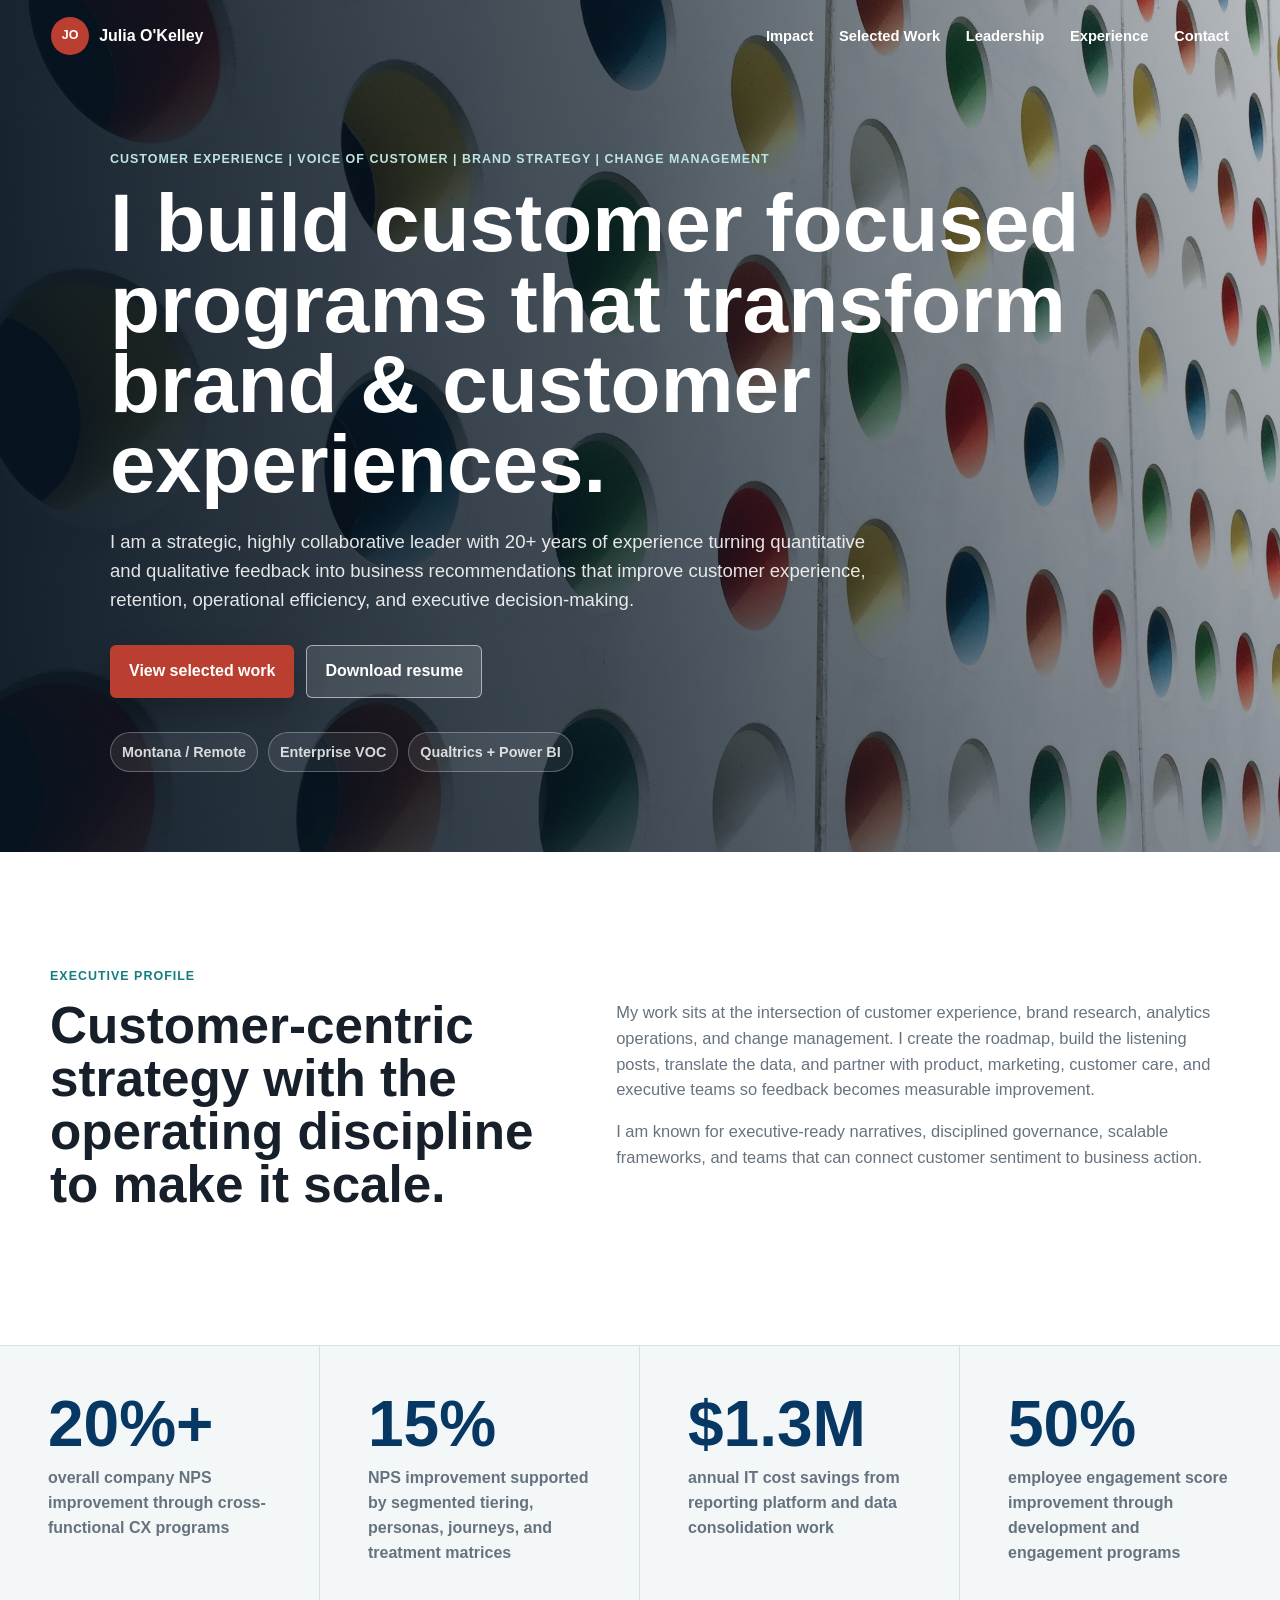
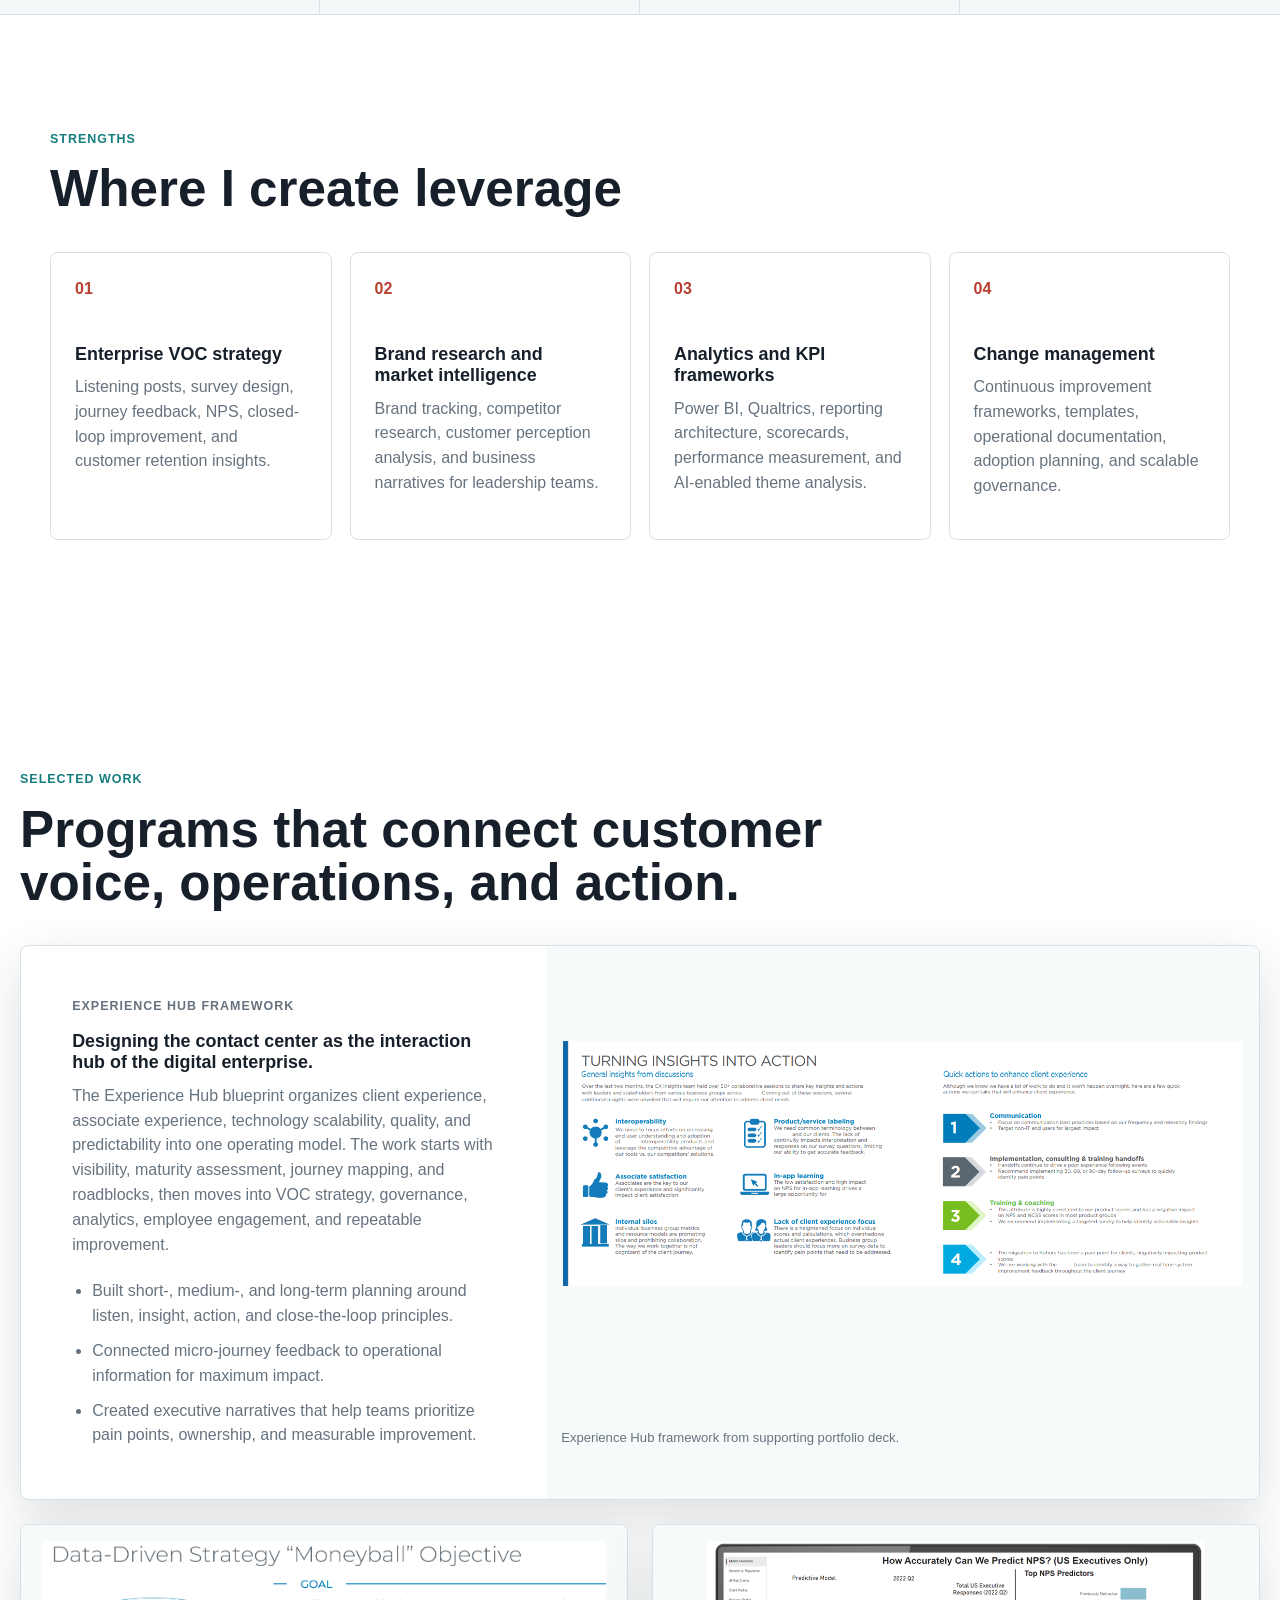
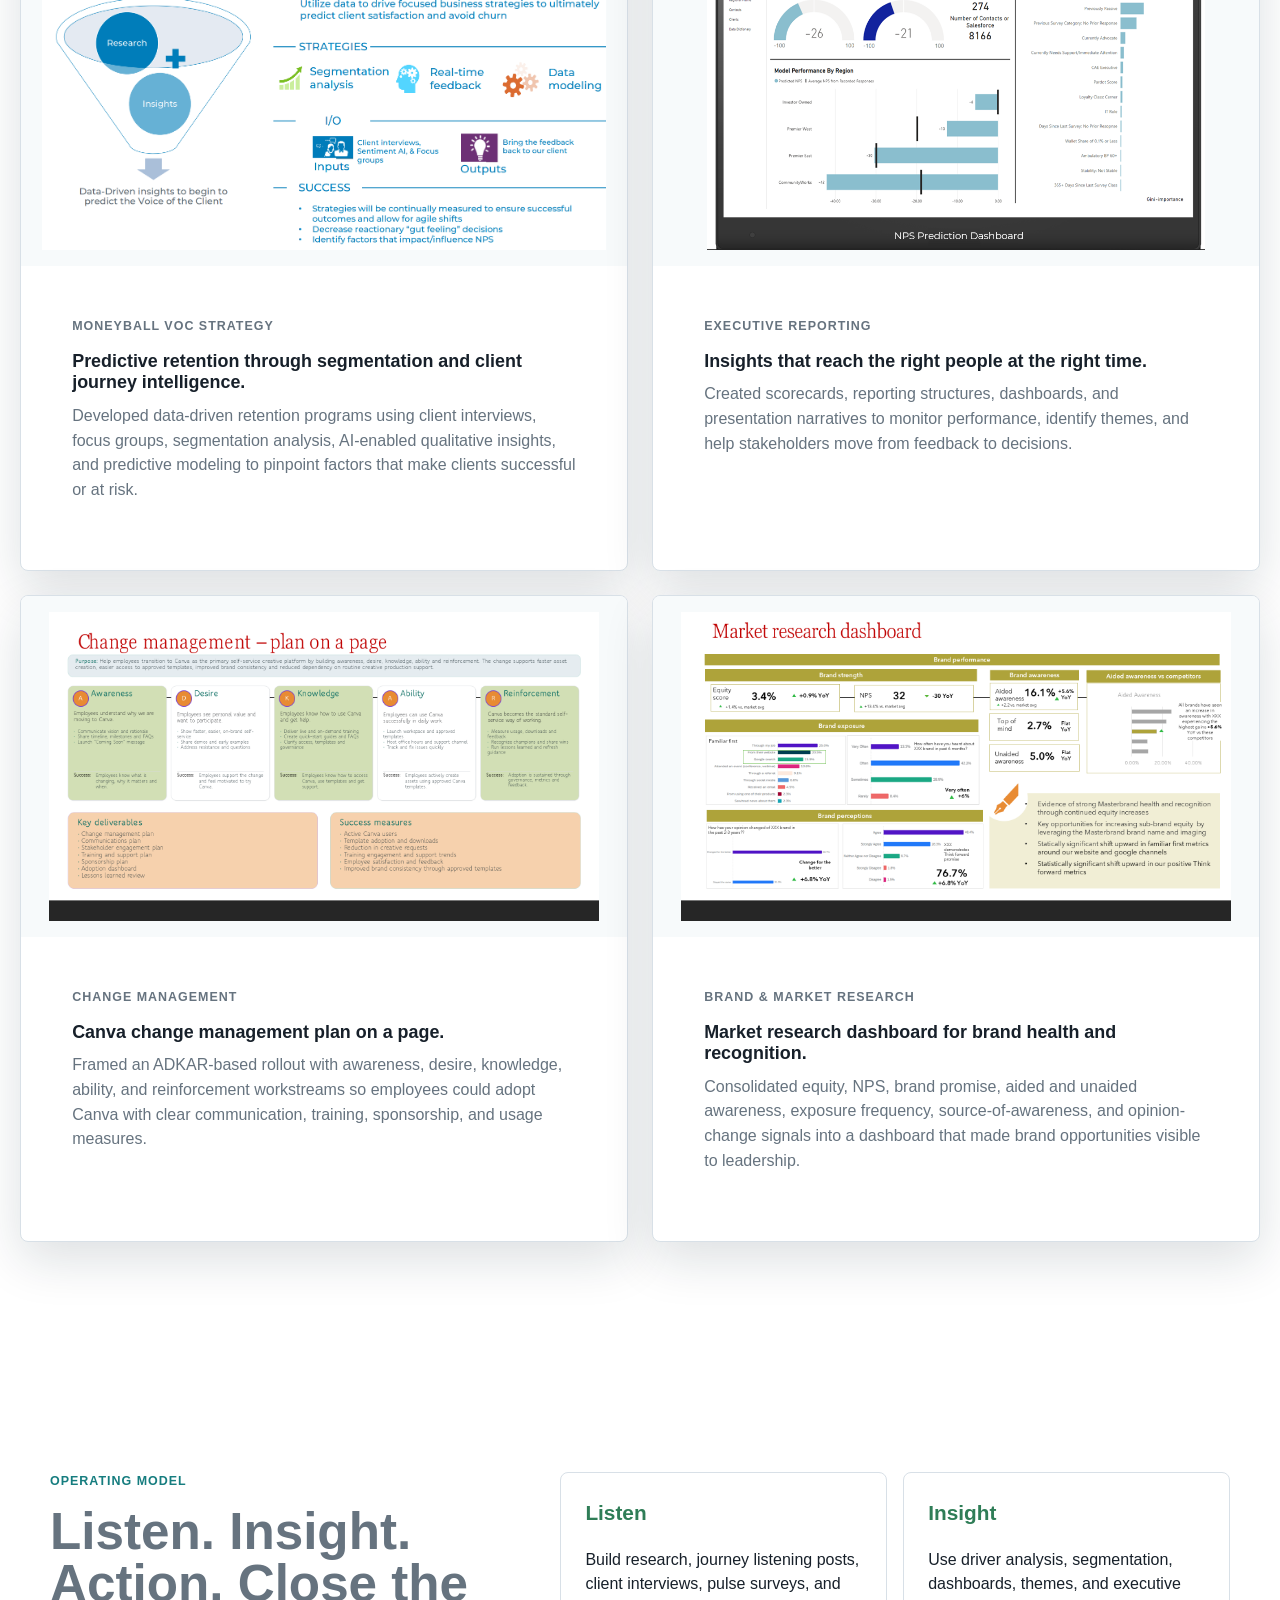
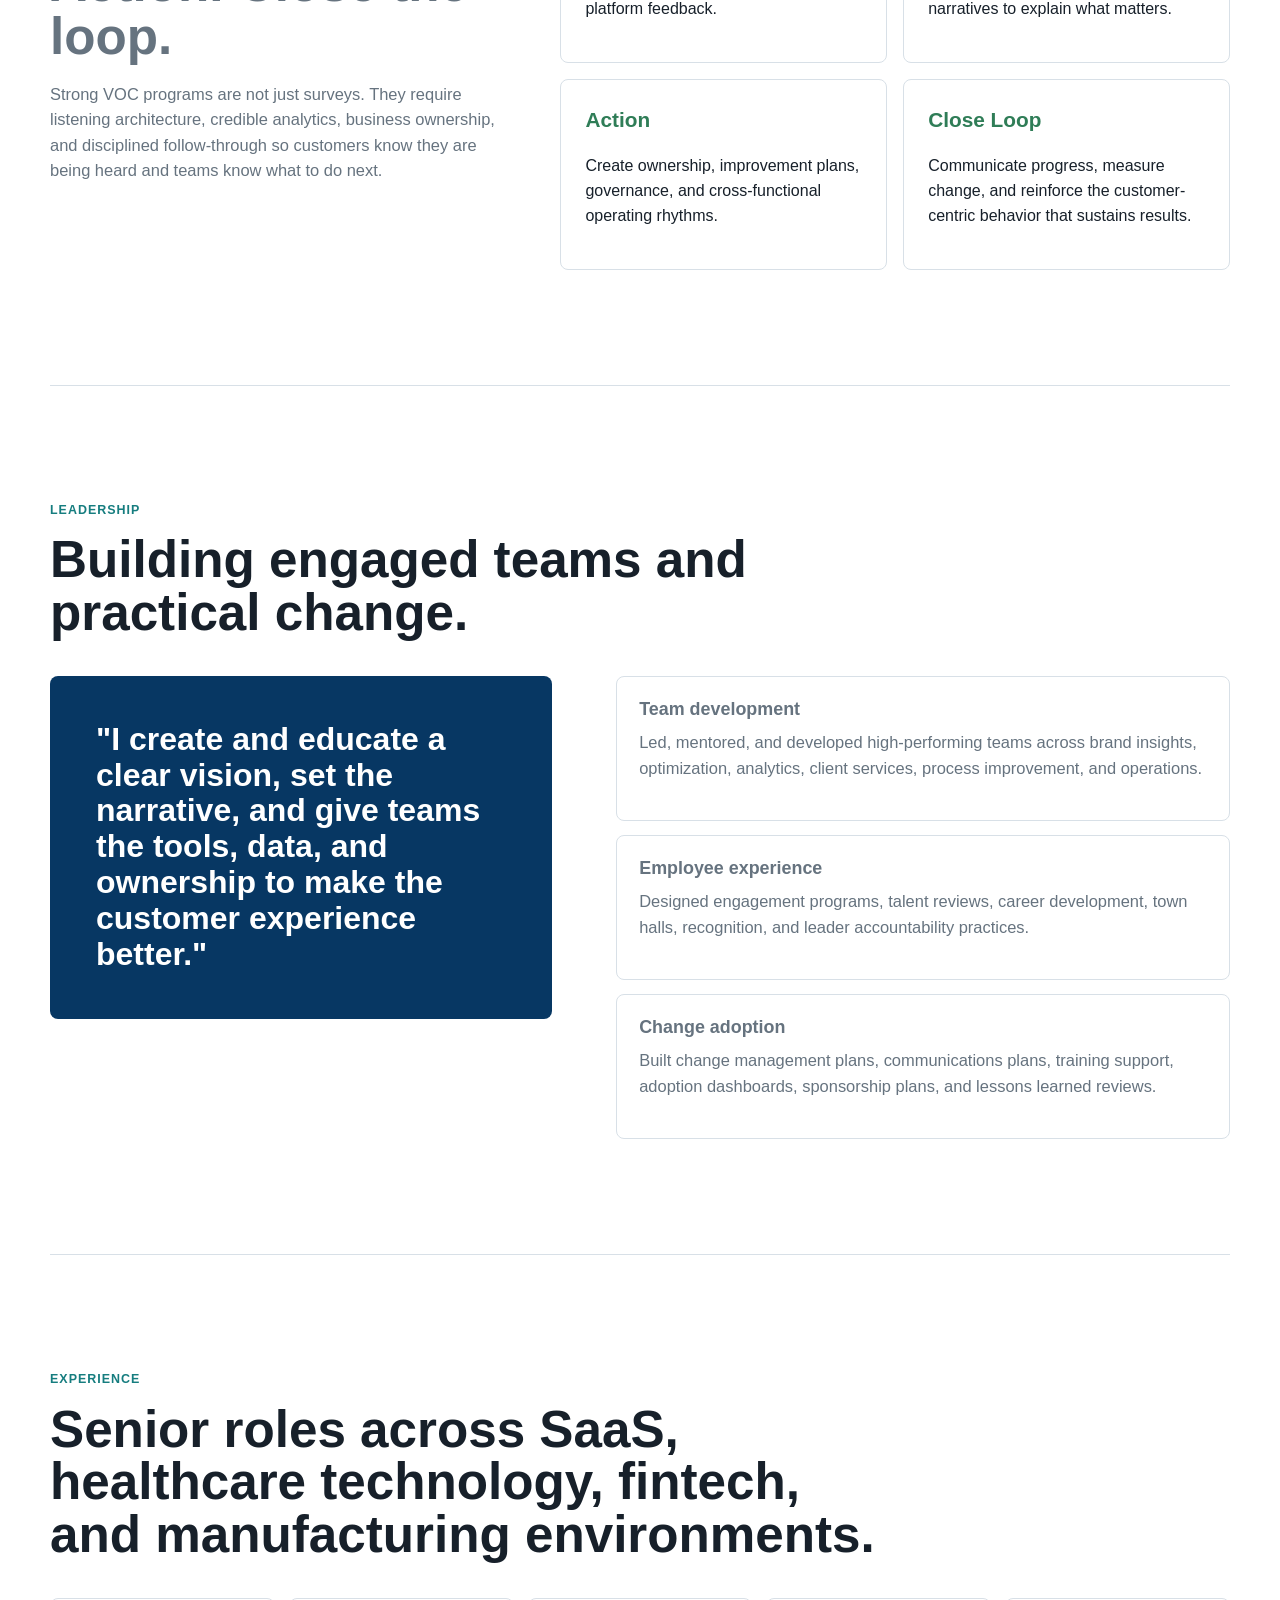
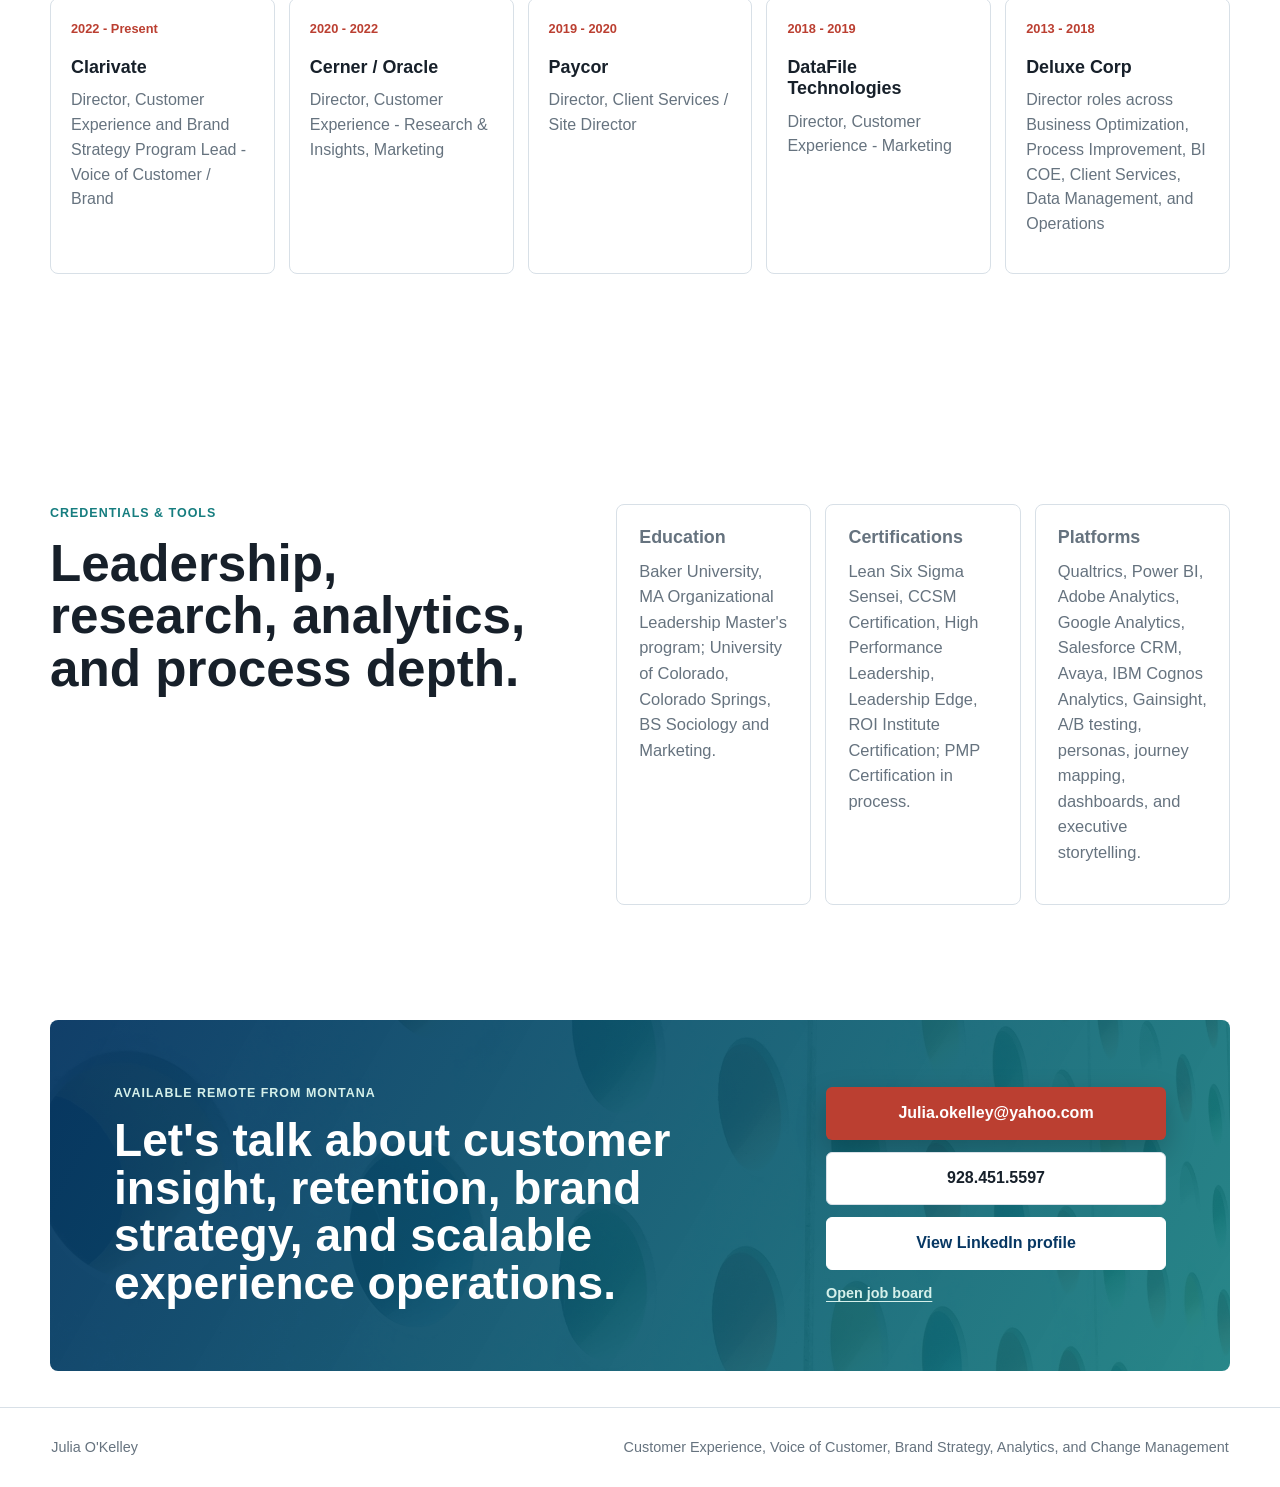
<file: index.html>
<!doctype html>
<html lang="en">
  <head>
    <meta charset="utf-8">
    <meta name="viewport" content="width=device-width, initial-scale=1">
    <title>Julia O'Kelley | Customer Experience & Voice of Customer Leader</title>
    <meta name="description" content="Executive portfolio for Julia O'Kelley, a Customer Experience, Voice of Customer, brand strategy, analytics, and change management leader.">
    <link rel="stylesheet" href="styles.css?v=20260831-layout">
  </head>
  <body>
    <header class="site-header" data-header>
      <a class="brand" href="#top" aria-label="Julia O'Kelley home">
        <span class="brand-mark">JO</span>
        <span>Julia O'Kelley</span>
      </a>
      <button class="nav-toggle" type="button" data-nav-toggle aria-label="Open navigation" aria-expanded="false">
        <span></span>
        <span></span>
      </button>
      <nav class="site-nav" data-nav>
        <a href="#impact">Impact</a>
        <a href="#work">Selected Work</a>
        <a href="#leadership">Leadership</a>
        <a href="#experience">Experience</a>
        <a href="#contact">Contact</a>
      </nav>
    </header>

    <main id="top">
      <section class="hero">
        <img class="hero-image" src="assets/deck-media/image3.jpeg" alt="">
        <div class="hero-overlay"></div>
        <div class="hero-content">
          <p class="eyebrow">Customer Experience | Voice of Customer | Brand Strategy | Change Management</p>
          <h1>I build customer focused programs that transform brand &amp; customer experiences.</h1>
          <p class="hero-copy">
            I am a strategic, highly collaborative leader with 20+ years of experience turning quantitative and qualitative feedback into business recommendations that improve customer experience, retention, operational efficiency, and executive decision-making.
          </p>
          <div class="hero-actions">
            <a class="button primary" href="#work">View selected work</a>
            <a class="button secondary" href="Julia_OKelley_Updated_Resume.docx">Download resume</a>
          </div>
          <div class="hero-meta" aria-label="Professional highlights">
            <span>Montana / Remote</span>
            <span>Enterprise VOC</span>
            <span>Qualtrics + Power BI</span>
          </div>
        </div>
      </section>

      <section class="section intro-section" aria-label="Portfolio overview">
        <div class="section-kicker">Executive Profile</div>
        <div class="intro-grid">
          <h2>Customer-centric strategy with the operating discipline to make it scale.</h2>
          <div class="intro-copy">
            <p>
              My work sits at the intersection of customer experience, brand research, analytics operations, and change management. I create the roadmap, build the listening posts, translate the data, and partner with product, marketing, customer care, and executive teams so feedback becomes measurable improvement.
            </p>
            <p>
              I am known for executive-ready narratives, disciplined governance, scalable frameworks, and teams that can connect customer sentiment to business action.
            </p>
          </div>
        </div>
      </section>

      <section class="metric-band" id="impact" aria-label="Selected impact metrics">
        <article>
          <strong>20%+</strong>
          <span>overall company NPS improvement through cross-functional CX programs</span>
        </article>
        <article>
          <strong>15%</strong>
          <span>NPS improvement supported by segmented tiering, personas, journeys, and treatment matrices</span>
        </article>
        <article>
          <strong>$1.3M</strong>
          <span>annual IT cost savings from reporting platform and data consolidation work</span>
        </article>
        <article>
          <strong>50%</strong>
          <span>employee engagement score improvement through development and engagement programs</span>
        </article>
      </section>

      <section class="section capability-section">
        <div class="section-heading">
          <div class="section-kicker">Strengths</div>
          <h2>Where I create leverage</h2>
        </div>
        <div class="capability-grid">
          <article class="capability-card">
            <span>01</span>
            <h3>Enterprise VOC strategy</h3>
            <p>Listening posts, survey design, journey feedback, NPS, closed-loop improvement, and customer retention insights.</p>
          </article>
          <article class="capability-card">
            <span>02</span>
            <h3>Brand research and market intelligence</h3>
            <p>Brand tracking, competitor research, customer perception analysis, and business narratives for leadership teams.</p>
          </article>
          <article class="capability-card">
            <span>03</span>
            <h3>Analytics and KPI frameworks</h3>
            <p>Power BI, Qualtrics, reporting architecture, scorecards, performance measurement, and AI-enabled theme analysis.</p>
          </article>
          <article class="capability-card">
            <span>04</span>
            <h3>Change management</h3>
            <p>Continuous improvement frameworks, templates, operational documentation, adoption planning, and scalable governance.</p>
          </article>
        </div>
      </section>

      <section class="section work-section" id="work">
        <div class="section-heading">
          <div class="section-kicker">Selected Work</div>
          <h2>Programs that connect customer voice, operations, and action.</h2>
        </div>

        <article class="case-study feature-case">
          <div class="case-copy">
            <p class="case-label">Experience Hub Framework</p>
            <h3>Designing the contact center as the interaction hub of the digital enterprise.</h3>
            <p>
              The Experience Hub blueprint organizes client experience, associate experience, technology scalability, quality, and predictability into one operating model. The work starts with visibility, maturity assessment, journey mapping, and roadblocks, then moves into VOC strategy, governance, analytics, employee engagement, and repeatable improvement.
            </p>
            <ul class="clean-list">
              <li>Built short-, medium-, and long-term planning around listen, insight, action, and close-the-loop principles.</li>
              <li>Connected micro-journey feedback to operational information for maximum impact.</li>
              <li>Created executive narratives that help teams prioritize pain points, ownership, and measurable improvement.</li>
            </ul>
          </div>
          <figure class="case-visual">
            <img src="assets/deck-media/image49.png" alt="Executive insight report showing customer pain points and recommended actions">
            <figcaption>Experience Hub framework from supporting portfolio deck.</figcaption>
          </figure>
        </article>

        <div class="case-grid">
          <article class="case-study">
            <figure class="case-visual compact">
              <img src="assets/deck-media/image46.png" alt="Moneyball data-driven strategy objective slide">
            </figure>
            <div class="case-copy">
              <p class="case-label">Moneyball VOC Strategy</p>
              <h3>Predictive retention through segmentation and client journey intelligence.</h3>
              <p>
                Developed data-driven retention programs using client interviews, focus groups, segmentation analysis, AI-enabled qualitative insights, and predictive modeling to pinpoint factors that make clients successful or at risk.
              </p>
            </div>
          </article>

          <article class="case-study">
            <figure class="case-visual compact">
              <img src="assets/deck-media/image25.png" alt="NPS prediction dashboard showing model performance and top predictors">
            </figure>
            <div class="case-copy">
              <p class="case-label">Executive Reporting</p>
              <h3>Insights that reach the right people at the right time.</h3>
              <p>
                Created scorecards, reporting structures, dashboards, and presentation narratives to monitor performance, identify themes, and help stakeholders move from feedback to decisions.
              </p>
            </div>
          </article>

          <article class="case-study">
            <figure class="case-visual compact">
              <img src="assets/deck-media/slide-26-full.png" alt="Full slide 26 showing the Canva change management plan on a page">
            </figure>
            <div class="case-copy">
              <p class="case-label">Change Management</p>
              <h3>Canva change management plan on a page.</h3>
              <p>
                Framed an ADKAR-based rollout with awareness, desire, knowledge, ability, and reinforcement workstreams so employees could adopt Canva with clear communication, training, sponsorship, and usage measures.
              </p>
            </div>
          </article>

          <article class="case-study">
            <figure class="case-visual compact">
              <img src="assets/deck-media/slide-27-full.png" alt="Full slide 27 showing the market research dashboard for brand performance, awareness, exposure, and perceptions">
            </figure>
            <div class="case-copy">
              <p class="case-label">Brand & Market Research</p>
              <h3>Market research dashboard for brand health and recognition.</h3>
              <p>
                Consolidated equity, NPS, brand promise, aided and unaided awareness, exposure frequency, source-of-awareness, and opinion-change signals into a dashboard that made brand opportunities visible to leadership.
              </p>
            </div>
          </article>
        </div>
      </section>

      <section class="section method-section">
        <div class="method-copy">
          <div class="section-kicker">Operating Model</div>
          <h2>Listen. Insight. Action. Close the loop.</h2>
          <p>
            Strong VOC programs are not just surveys. They require listening architecture, credible analytics, business ownership, and disciplined follow-through so customers know they are being heard and teams know what to do next.
          </p>
        </div>
        <div class="method-steps" aria-label="VOC operating model steps">
          <article>
            <span>Listen</span>
            <p>Build research, journey listening posts, client interviews, pulse surveys, and platform feedback.</p>
          </article>
          <article>
            <span>Insight</span>
            <p>Use driver analysis, segmentation, dashboards, themes, and executive narratives to explain what matters.</p>
          </article>
          <article>
            <span>Action</span>
            <p>Create ownership, improvement plans, governance, and cross-functional operating rhythms.</p>
          </article>
          <article>
            <span>Close Loop</span>
            <p>Communicate progress, measure change, and reinforce the customer-centric behavior that sustains results.</p>
          </article>
        </div>
      </section>

      <section class="section leadership-section" id="leadership">
        <div class="section-heading">
          <div class="section-kicker">Leadership</div>
          <h2>Building engaged teams and practical change.</h2>
        </div>
        <div class="leadership-layout">
          <div class="quote-panel">
            <p>
              "I create and educate a clear vision, set the narrative, and give teams the tools, data, and ownership to make the customer experience better."
            </p>
          </div>
          <div class="leadership-points">
            <article>
              <h3>Team development</h3>
              <p>Led, mentored, and developed high-performing teams across brand insights, optimization, analytics, client services, process improvement, and operations.</p>
            </article>
            <article>
              <h3>Employee experience</h3>
              <p>Designed engagement programs, talent reviews, career development, town halls, recognition, and leader accountability practices.</p>
            </article>
            <article>
              <h3>Change adoption</h3>
              <p>Built change management plans, communications plans, training support, adoption dashboards, sponsorship plans, and lessons learned reviews.</p>
            </article>
          </div>
        </div>
      </section>

      <section class="section experience-section" id="experience">
        <div class="section-heading">
          <div class="section-kicker">Experience</div>
          <h2>Senior roles across SaaS, healthcare technology, fintech, and manufacturing environments.</h2>
        </div>
        <div class="timeline">
          <article>
            <span>2022 - Present</span>
            <h3>Clarivate</h3>
            <p>Director, Customer Experience and Brand Strategy Program Lead - Voice of Customer / Brand</p>
          </article>
          <article>
            <span>2020 - 2022</span>
            <h3>Cerner / Oracle</h3>
            <p>Director, Customer Experience - Research & Insights, Marketing</p>
          </article>
          <article>
            <span>2019 - 2020</span>
            <h3>Paycor</h3>
            <p>Director, Client Services / Site Director</p>
          </article>
          <article>
            <span>2018 - 2019</span>
            <h3>DataFile Technologies</h3>
            <p>Director, Customer Experience - Marketing</p>
          </article>
          <article>
            <span>2013 - 2018</span>
            <h3>Deluxe Corp</h3>
            <p>Director roles across Business Optimization, Process Improvement, BI COE, Client Services, Data Management, and Operations</p>
          </article>
        </div>
      </section>

      <section class="section credentials-section">
        <div>
          <div class="section-kicker">Credentials & Tools</div>
          <h2>Leadership, research, analytics, and process depth.</h2>
        </div>
        <div class="credential-columns">
          <article>
            <h3>Education</h3>
            <p>Baker University, MA Organizational Leadership Master's program; University of Colorado, Colorado Springs, BS Sociology and Marketing.</p>
          </article>
          <article>
            <h3>Certifications</h3>
            <p>Lean Six Sigma Sensei, CCSM Certification, High Performance Leadership, Leadership Edge, ROI Institute Certification; PMP Certification in process.</p>
          </article>
          <article>
            <h3>Platforms</h3>
            <p>Qualtrics, Power BI, Adobe Analytics, Google Analytics, Salesforce CRM, Avaya, IBM Cognos Analytics, Gainsight, A/B testing, personas, journey mapping, dashboards, and executive storytelling.</p>
          </article>
        </div>
      </section>

      <section class="contact-section" id="contact">
        <div>
          <p class="eyebrow">Available remote from Montana</p>
          <h2>Let's talk about customer insight, retention, brand strategy, and scalable experience operations.</h2>
        </div>
        <div class="contact-actions">
          <a class="button primary" href="mailto:Julia.okelley@yahoo.com">Julia.okelley@yahoo.com</a>
          <a class="button secondary" href="tel:+19284515597">928.451.5597</a>
          <a class="button text" href="https://www.linkedin.com/in/juliaokelley">View LinkedIn profile</a>
          <a class="job-board-link" href="jobs.html" target="_blank" rel="noopener noreferrer">Open job board</a>
        </div>
      </section>
    </main>

    <footer class="site-footer">
      <span>Julia O'Kelley</span>
      <span>Customer Experience, Voice of Customer, Brand Strategy, Analytics, and Change Management</span>
    </footer>

    <script src="script.js"></script>
  </body>
</html>
</file>
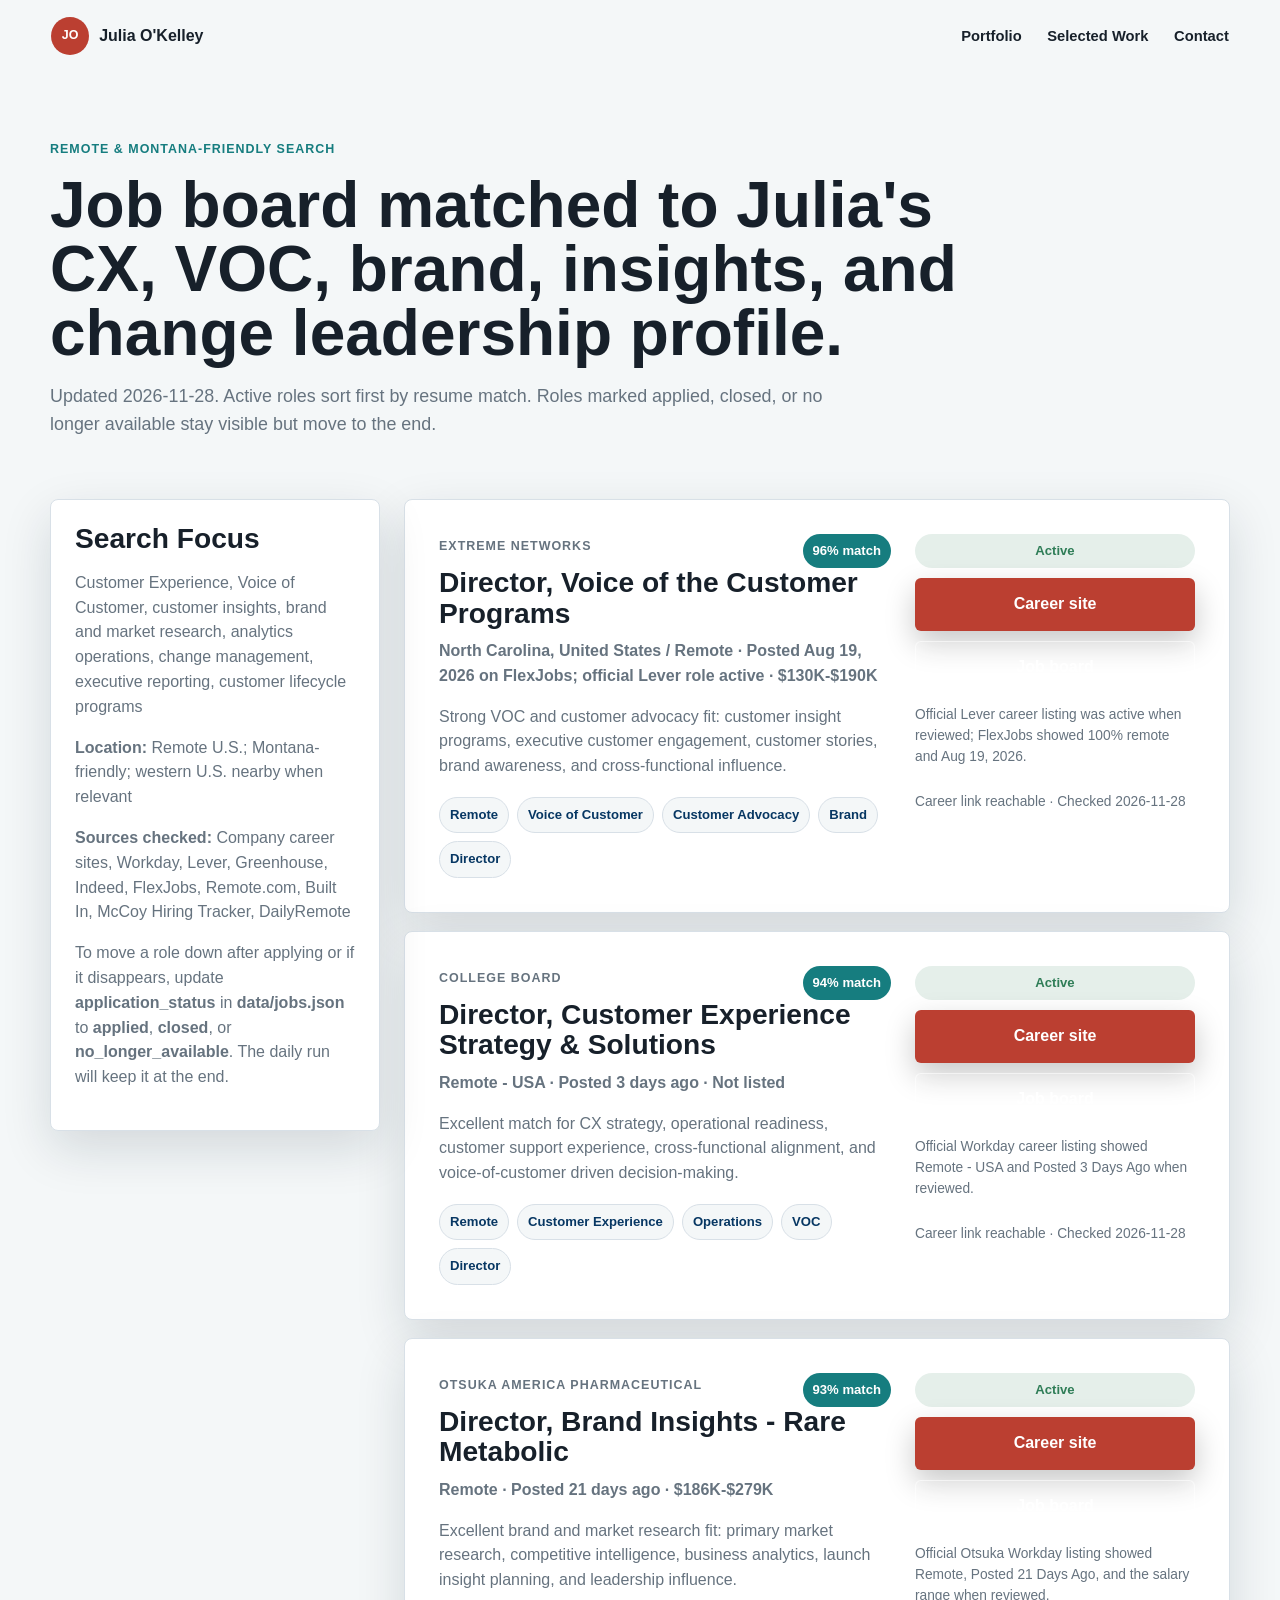
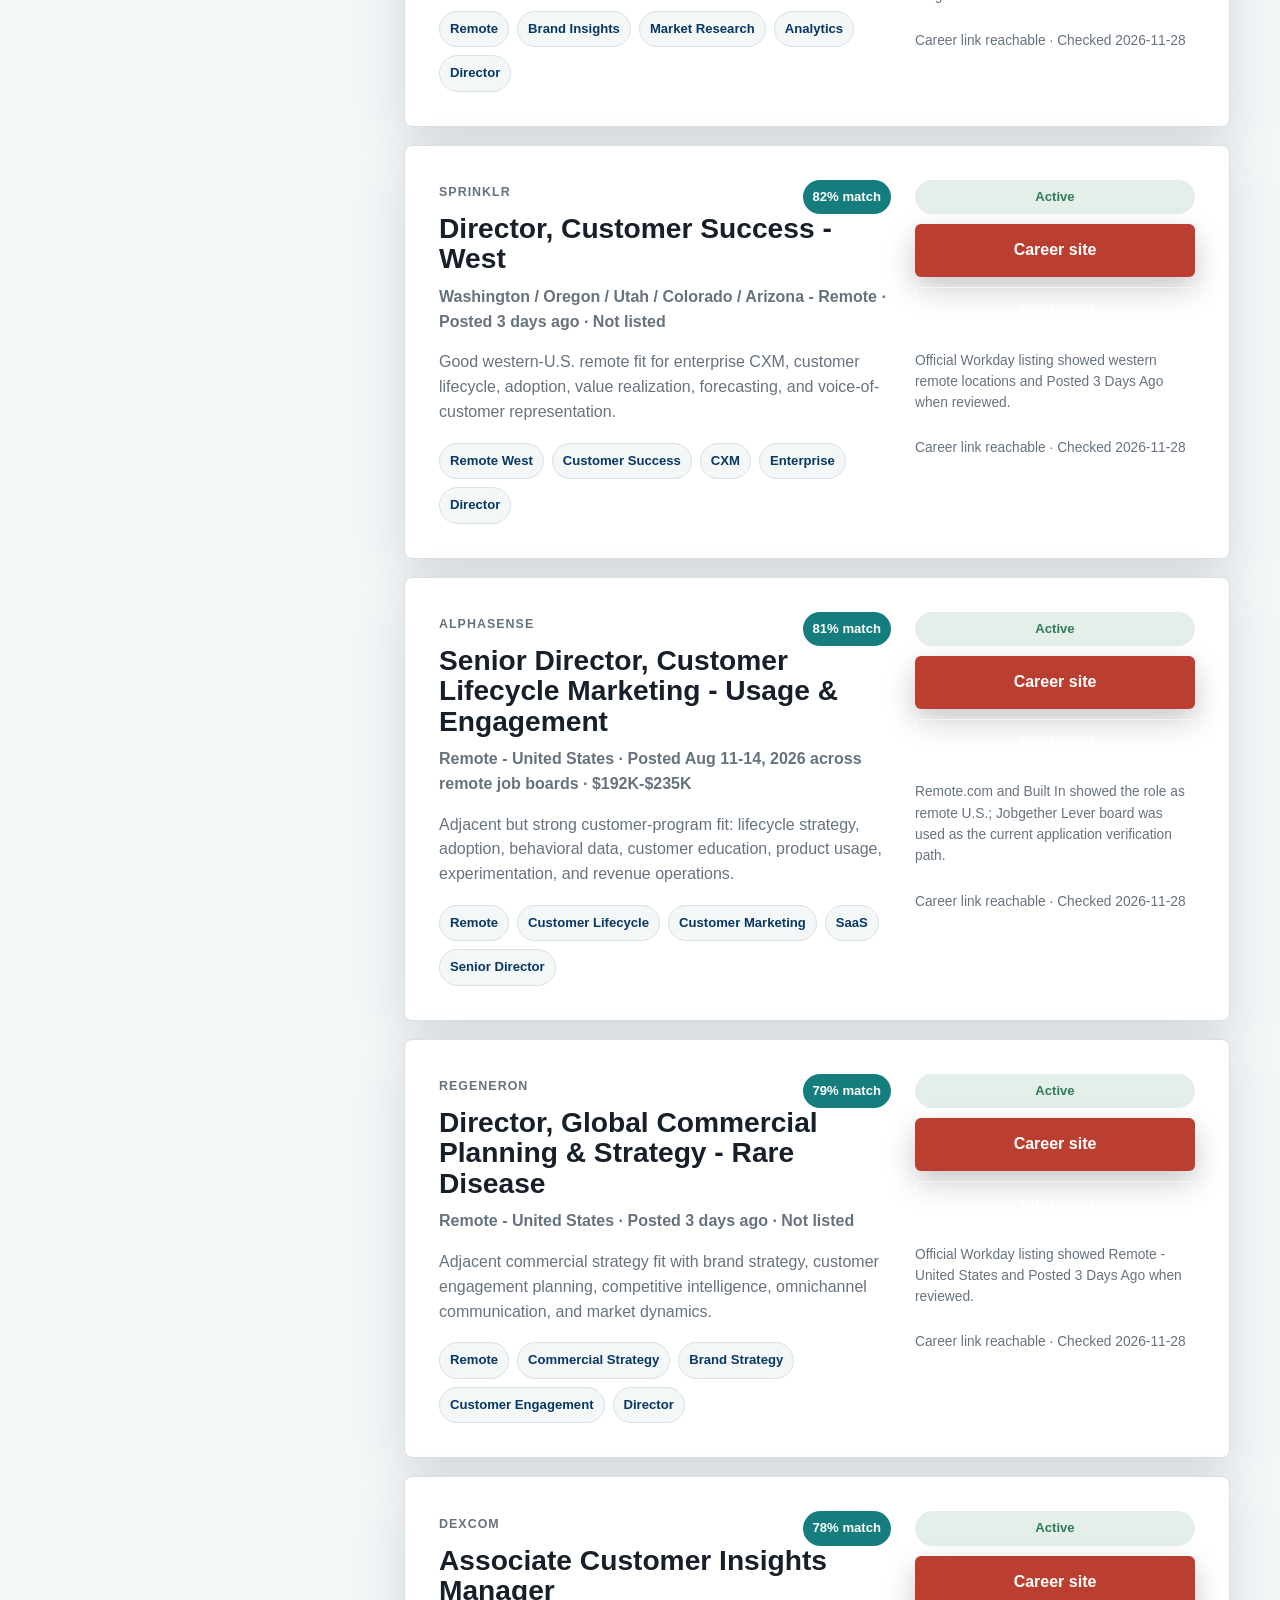
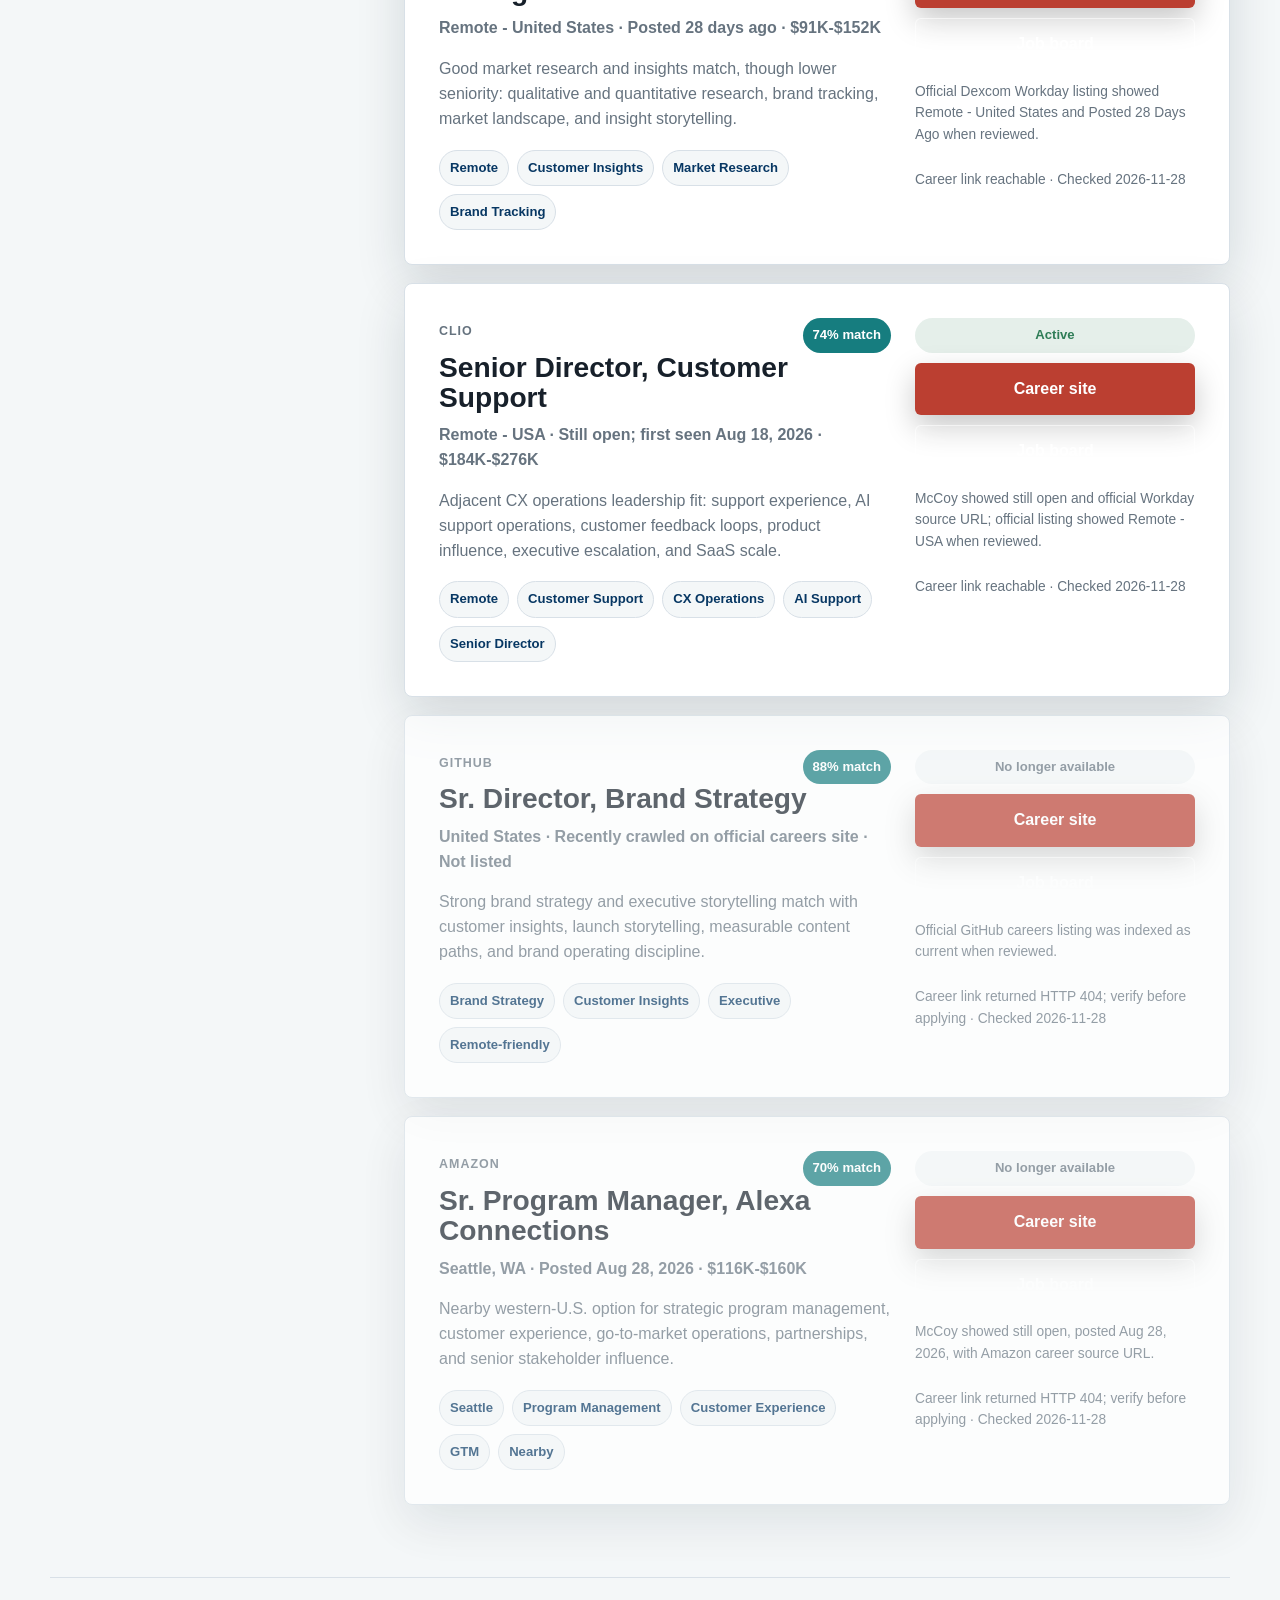
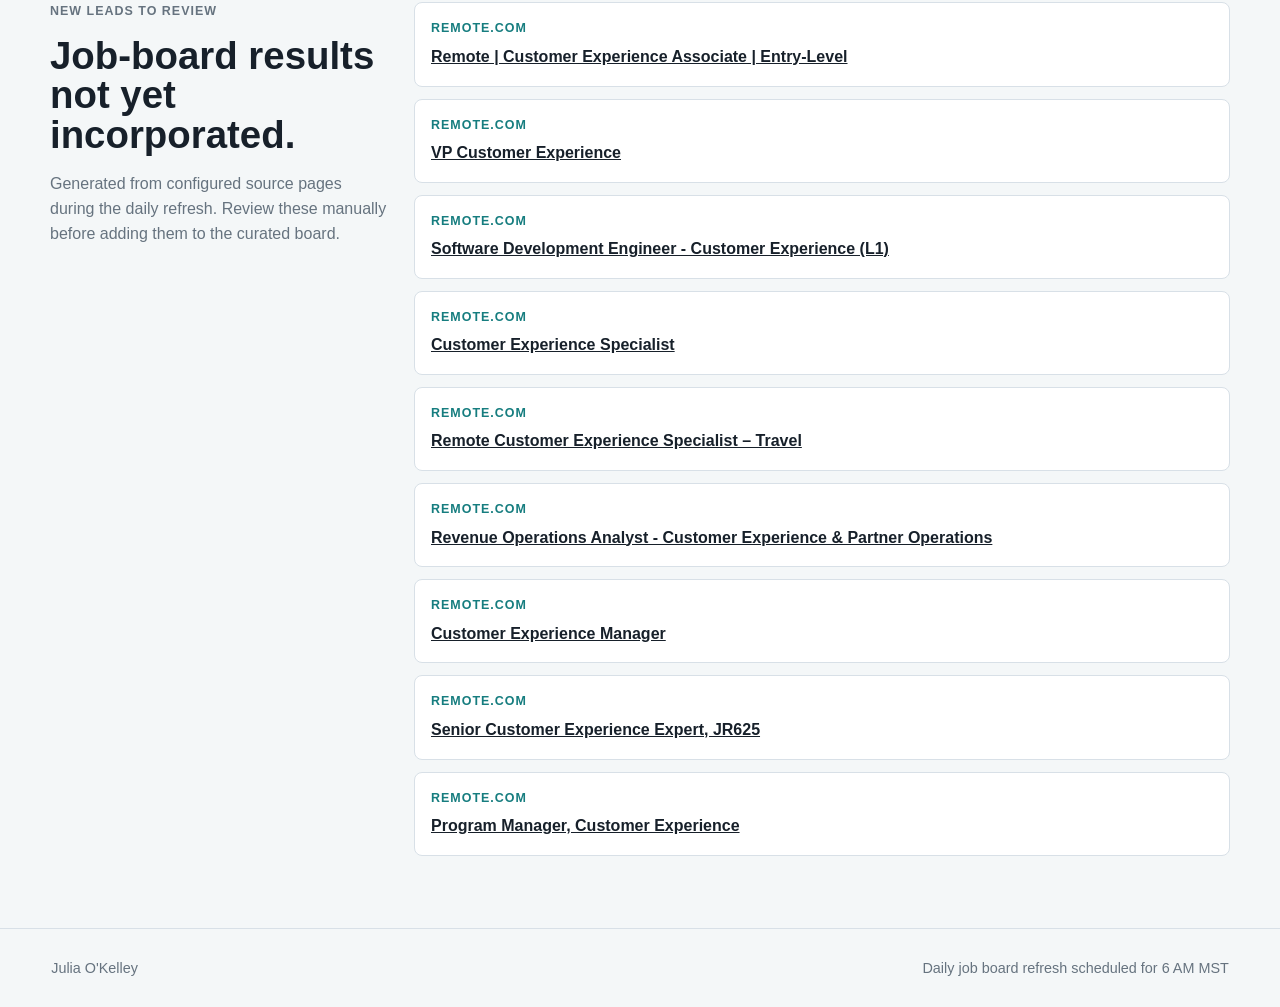
<file: jobs.html>
<!doctype html>
<html lang="en">
  <head>
    <meta charset="utf-8">
    <meta name="viewport" content="width=device-width, initial-scale=1">
    <title>Julia O'Kelley | Job Board</title>
    <meta name="description" content="Remote and Montana-friendly job board for Julia O'Kelley, matched to customer experience, Voice of Customer, brand strategy, market research, analytics, and change management roles.">
    <link rel="stylesheet" href="styles.css?v=20260831-layout">
  </head>
  <body class="job-board-page">
    <header class="site-header is-scrolled" data-header>
      <a class="brand" href="index.html" aria-label="Julia O'Kelley home">
        <span class="brand-mark">JO</span>
        <span>Julia O'Kelley</span>
      </a>
      <button class="nav-toggle" type="button" data-nav-toggle aria-label="Open navigation" aria-expanded="false">
        <span></span>
        <span></span>
      </button>
      <nav class="site-nav" data-nav>
        <a href="index.html">Portfolio</a>
        <a href="index.html#work">Selected Work</a>
        <a href="index.html#contact">Contact</a>
      </nav>
    </header>

    <main id="top">
      <section class="job-hero">
        <p class="eyebrow">Remote &amp; Montana-Friendly Search</p>
        <h1>Job board matched to Julia's CX, VOC, brand, insights, and change leadership profile.</h1>
        <p>
          Updated 2026-11-28. Active roles sort first by resume match. Roles marked applied, closed, or no longer available stay visible but move to the end.
        </p>
      </section>

      <section class="job-board-layout" aria-label="Matched job listings">
        <aside class="job-board-note">
          <h2>Search Focus</h2>
          <p>Customer Experience, Voice of Customer, customer insights, brand and market research, analytics operations, change management, executive reporting, customer lifecycle programs</p>
          <p><strong>Location:</strong> Remote U.S.; Montana-friendly; western U.S. nearby when relevant</p>
          <p><strong>Sources checked:</strong> Company career sites, Workday, Lever, Greenhouse, Indeed, FlexJobs, Remote.com, Built In, McCoy Hiring Tracker, DailyRemote</p>
          <p>To move a role down after applying or if it disappears, update <strong>application_status</strong> in <strong>data/jobs.json</strong> to <strong>applied</strong>, <strong>closed</strong>, or <strong>no_longer_available</strong>. The daily run will keep it at the end.</p>
        </aside>
        <div class="job-list">

          <article class="job-card">
            <div class="job-card__main">
              <div class="job-card__topline">
                <p class="job-company">Extreme Networks</p>
                <span class="match-score">96% match</span>
              </div>
              <h2>Director, Voice of the Customer Programs</h2>
              <p class="job-meta">North Carolina, United States / Remote &middot; Posted Aug 19, 2026 on FlexJobs; official Lever role active &middot; $130K-$190K</p>
              <p>Strong VOC and customer advocacy fit: customer insight programs, executive customer engagement, customer stories, brand awareness, and cross-functional influence.</p>
              <div class="job-tags" aria-label="Role tags">
                <span>Remote</span>
<span>Voice of Customer</span>
<span>Customer Advocacy</span>
<span>Brand</span>
<span>Director</span>
              </div>
            </div>
            <div class="job-card__actions">
              <span class="job-status">Active</span>
              <a class="button primary" href="https://jobs.lever.co/extremenetworks/3e6ec458-8ec2-43b3-b0a4-d075f514a381" target="_blank" rel="noopener noreferrer">Career site</a>
              <a class="button secondary" href="https://www.flexjobs.com/gjw/extreme_networks/director-voice-of-the-customer-programs/publicjobs?id=cc8c1f6b-25f3-42d7-bf24-5f7de88fae2e" target="_blank" rel="noopener noreferrer">Job board</a>
              <p>Official Lever career listing was active when reviewed; FlexJobs showed 100% remote and Aug 19, 2026.</p>
              <small>Career link reachable &middot; Checked 2026-11-28</small>
            </div>
          </article>

          <article class="job-card">
            <div class="job-card__main">
              <div class="job-card__topline">
                <p class="job-company">College Board</p>
                <span class="match-score">94% match</span>
              </div>
              <h2>Director, Customer Experience Strategy &amp; Solutions</h2>
              <p class="job-meta">Remote - USA &middot; Posted 3 days ago &middot; Not listed</p>
              <p>Excellent match for CX strategy, operational readiness, customer support experience, cross-functional alignment, and voice-of-customer driven decision-making.</p>
              <div class="job-tags" aria-label="Role tags">
                <span>Remote</span>
<span>Customer Experience</span>
<span>Operations</span>
<span>VOC</span>
<span>Director</span>
              </div>
            </div>
            <div class="job-card__actions">
              <span class="job-status">Active</span>
              <a class="button primary" href="https://collegeboard.wd1.myworkdayjobs.com/en-US/Careers/job/Director--Customer-Experience-Strategy---Solutions_REQ002737" target="_blank" rel="noopener noreferrer">Career site</a>
              <a class="button secondary" href="https://collegeboard.wd1.myworkdayjobs.com/en-US/Careers/job/Director--Customer-Experience-Strategy---Solutions_REQ002737" target="_blank" rel="noopener noreferrer">Job board</a>
              <p>Official Workday career listing showed Remote - USA and Posted 3 Days Ago when reviewed.</p>
              <small>Career link reachable &middot; Checked 2026-11-28</small>
            </div>
          </article>

          <article class="job-card">
            <div class="job-card__main">
              <div class="job-card__topline">
                <p class="job-company">Otsuka America Pharmaceutical</p>
                <span class="match-score">93% match</span>
              </div>
              <h2>Director, Brand Insights - Rare Metabolic</h2>
              <p class="job-meta">Remote &middot; Posted 21 days ago &middot; $186K-$279K</p>
              <p>Excellent brand and market research fit: primary market research, competitive intelligence, business analytics, launch insight planning, and leadership influence.</p>
              <div class="job-tags" aria-label="Role tags">
                <span>Remote</span>
<span>Brand Insights</span>
<span>Market Research</span>
<span>Analytics</span>
<span>Director</span>
              </div>
            </div>
            <div class="job-card__actions">
              <span class="job-status">Active</span>
              <a class="button primary" href="https://vhr-otsuka.wd1.myworkdayjobs.com/en-US/External/job/Director--Brand-Insights---Rare-Metabolic_R12685" target="_blank" rel="noopener noreferrer">Career site</a>
              <a class="button secondary" href="https://biopharma-careers.com/jobs/director-brand-insights-rare-metabolic-otsuka-america-pharmaceutical-inc-130980" target="_blank" rel="noopener noreferrer">Job board</a>
              <p>Official Otsuka Workday listing showed Remote, Posted 21 Days Ago, and the salary range when reviewed.</p>
              <small>Career link reachable &middot; Checked 2026-11-28</small>
            </div>
          </article>

          <article class="job-card">
            <div class="job-card__main">
              <div class="job-card__topline">
                <p class="job-company">Sprinklr</p>
                <span class="match-score">82% match</span>
              </div>
              <h2>Director, Customer Success - West</h2>
              <p class="job-meta">Washington / Oregon / Utah / Colorado / Arizona - Remote &middot; Posted 3 days ago &middot; Not listed</p>
              <p>Good western-U.S. remote fit for enterprise CXM, customer lifecycle, adoption, value realization, forecasting, and voice-of-customer representation.</p>
              <div class="job-tags" aria-label="Role tags">
                <span>Remote West</span>
<span>Customer Success</span>
<span>CXM</span>
<span>Enterprise</span>
<span>Director</span>
              </div>
            </div>
            <div class="job-card__actions">
              <span class="job-status">Active</span>
              <a class="button primary" href="https://sprinklr.wd1.myworkdayjobs.com/careers/job/United-States---Washington---Remote/Director--Customer-Success---West_113035-JOB" target="_blank" rel="noopener noreferrer">Career site</a>
              <a class="button secondary" href="https://sprinklr.wd1.myworkdayjobs.com/careers/job/United-States---Washington---Remote/Director--Customer-Success---West_113035-JOB" target="_blank" rel="noopener noreferrer">Job board</a>
              <p>Official Workday listing showed western remote locations and Posted 3 Days Ago when reviewed.</p>
              <small>Career link reachable &middot; Checked 2026-11-28</small>
            </div>
          </article>

          <article class="job-card">
            <div class="job-card__main">
              <div class="job-card__topline">
                <p class="job-company">AlphaSense</p>
                <span class="match-score">81% match</span>
              </div>
              <h2>Senior Director, Customer Lifecycle Marketing - Usage &amp; Engagement</h2>
              <p class="job-meta">Remote - United States &middot; Posted Aug 11-14, 2026 across remote job boards &middot; $192K-$235K</p>
              <p>Adjacent but strong customer-program fit: lifecycle strategy, adoption, behavioral data, customer education, product usage, experimentation, and revenue operations.</p>
              <div class="job-tags" aria-label="Role tags">
                <span>Remote</span>
<span>Customer Lifecycle</span>
<span>Customer Marketing</span>
<span>SaaS</span>
<span>Senior Director</span>
              </div>
            </div>
            <div class="job-card__actions">
              <span class="job-status">Active</span>
              <a class="button primary" href="https://jobs.lever.co/jobgether/?location=US" target="_blank" rel="noopener noreferrer">Career site</a>
              <a class="button secondary" href="https://remote.com/jobs/alphasense-c1d69ith/senior-director-customer-lifecycle-marketing-usage-engagement-j1co5e4f" target="_blank" rel="noopener noreferrer">Job board</a>
              <p>Remote.com and Built In showed the role as remote U.S.; Jobgether Lever board was used as the current application verification path.</p>
              <small>Career link reachable &middot; Checked 2026-11-28</small>
            </div>
          </article>

          <article class="job-card">
            <div class="job-card__main">
              <div class="job-card__topline">
                <p class="job-company">Regeneron</p>
                <span class="match-score">79% match</span>
              </div>
              <h2>Director, Global Commercial Planning &amp; Strategy - Rare Disease</h2>
              <p class="job-meta">Remote - United States &middot; Posted 3 days ago &middot; Not listed</p>
              <p>Adjacent commercial strategy fit with brand strategy, customer engagement planning, competitive intelligence, omnichannel communication, and market dynamics.</p>
              <div class="job-tags" aria-label="Role tags">
                <span>Remote</span>
<span>Commercial Strategy</span>
<span>Brand Strategy</span>
<span>Customer Engagement</span>
<span>Director</span>
              </div>
            </div>
            <div class="job-card__actions">
              <span class="job-status">Active</span>
              <a class="button primary" href="https://regeneron.wd1.myworkdayjobs.com/careers/job/remote---united-states/director--global-commercial-planning---strategy--rare-disease-_r49561" target="_blank" rel="noopener noreferrer">Career site</a>
              <a class="button secondary" href="https://regeneron.wd1.myworkdayjobs.com/careers/job/remote---united-states/director--global-commercial-planning---strategy--rare-disease-_r49561" target="_blank" rel="noopener noreferrer">Job board</a>
              <p>Official Workday listing showed Remote - United States and Posted 3 Days Ago when reviewed.</p>
              <small>Career link reachable &middot; Checked 2026-11-28</small>
            </div>
          </article>

          <article class="job-card">
            <div class="job-card__main">
              <div class="job-card__topline">
                <p class="job-company">Dexcom</p>
                <span class="match-score">78% match</span>
              </div>
              <h2>Associate Customer Insights Manager</h2>
              <p class="job-meta">Remote - United States &middot; Posted 28 days ago &middot; $91K-$152K</p>
              <p>Good market research and insights match, though lower seniority: qualitative and quantitative research, brand tracking, market landscape, and insight storytelling.</p>
              <div class="job-tags" aria-label="Role tags">
                <span>Remote</span>
<span>Customer Insights</span>
<span>Market Research</span>
<span>Brand Tracking</span>
              </div>
            </div>
            <div class="job-card__actions">
              <span class="job-status">Active</span>
              <a class="button primary" href="https://dexcom.wd1.myworkdayjobs.com/en-US/dexcom/job/Remote---United-States/Associate-Customer-Insights-Manager_JR119543" target="_blank" rel="noopener noreferrer">Career site</a>
              <a class="button secondary" href="https://dexcom.wd1.myworkdayjobs.com/en-US/dexcom/job/Remote---United-States/Associate-Customer-Insights-Manager_JR119543" target="_blank" rel="noopener noreferrer">Job board</a>
              <p>Official Dexcom Workday listing showed Remote - United States and Posted 28 Days Ago when reviewed.</p>
              <small>Career link reachable &middot; Checked 2026-11-28</small>
            </div>
          </article>

          <article class="job-card">
            <div class="job-card__main">
              <div class="job-card__topline">
                <p class="job-company">Clio</p>
                <span class="match-score">74% match</span>
              </div>
              <h2>Senior Director, Customer Support</h2>
              <p class="job-meta">Remote - USA &middot; Still open; first seen Aug 18, 2026 &middot; $184K-$276K</p>
              <p>Adjacent CX operations leadership fit: support experience, AI support operations, customer feedback loops, product influence, executive escalation, and SaaS scale.</p>
              <div class="job-tags" aria-label="Role tags">
                <span>Remote</span>
<span>Customer Support</span>
<span>CX Operations</span>
<span>AI Support</span>
<span>Senior Director</span>
              </div>
            </div>
            <div class="job-card__actions">
              <span class="job-status">Active</span>
              <a class="button primary" href="https://clio.wd3.myworkdayjobs.com/cliocareersite/job/remote---usa/senior-director--customer-support_req-4978" target="_blank" rel="noopener noreferrer">Career site</a>
              <a class="button secondary" href="https://tracker.mccoy.io/postings/clio%3AREQ-4978" target="_blank" rel="noopener noreferrer">Job board</a>
              <p>McCoy showed still open and official Workday source URL; official listing showed Remote - USA when reviewed.</p>
              <small>Career link reachable &middot; Checked 2026-11-28</small>
            </div>
          </article>

          <article class="job-card is-inactive">
            <div class="job-card__main">
              <div class="job-card__topline">
                <p class="job-company">GitHub</p>
                <span class="match-score">88% match</span>
              </div>
              <h2>Sr. Director, Brand Strategy</h2>
              <p class="job-meta">United States &middot; Recently crawled on official careers site &middot; Not listed</p>
              <p>Strong brand strategy and executive storytelling match with customer insights, launch storytelling, measurable content paths, and brand operating discipline.</p>
              <div class="job-tags" aria-label="Role tags">
                <span>Brand Strategy</span>
<span>Customer Insights</span>
<span>Executive</span>
<span>Remote-friendly</span>
              </div>
            </div>
            <div class="job-card__actions">
              <span class="job-status">No longer available</span>
              <a class="button primary" href="https://www.github.careers/careers-home/jobs/5706?lang=en-us" target="_blank" rel="noopener noreferrer">Career site</a>
              <a class="button secondary" href="https://www.github.careers/careers-home/jobs/5706?lang=en-us" target="_blank" rel="noopener noreferrer">Job board</a>
              <p>Official GitHub careers listing was indexed as current when reviewed.</p>
              <small>Career link returned HTTP 404; verify before applying &middot; Checked 2026-11-28</small>
            </div>
          </article>

          <article class="job-card is-inactive">
            <div class="job-card__main">
              <div class="job-card__topline">
                <p class="job-company">Amazon</p>
                <span class="match-score">70% match</span>
              </div>
              <h2>Sr. Program Manager, Alexa Connections</h2>
              <p class="job-meta">Seattle, WA &middot; Posted Aug 28, 2026 &middot; $116K-$160K</p>
              <p>Nearby western-U.S. option for strategic program management, customer experience, go-to-market operations, partnerships, and senior stakeholder influence.</p>
              <div class="job-tags" aria-label="Role tags">
                <span>Seattle</span>
<span>Program Management</span>
<span>Customer Experience</span>
<span>GTM</span>
<span>Nearby</span>
              </div>
            </div>
            <div class="job-card__actions">
              <span class="job-status">No longer available</span>
              <a class="button primary" href="https://www.amazon.jobs/en/jobs/10519718/sr-program-manager-alexa-connections" target="_blank" rel="noopener noreferrer">Career site</a>
              <a class="button secondary" href="https://tracker.mccoy.io/postings/amazon%3A10519718" target="_blank" rel="noopener noreferrer">Job board</a>
              <p>McCoy showed still open, posted Aug 28, 2026, with Amazon career source URL.</p>
              <small>Career link returned HTTP 404; verify before applying &middot; Checked 2026-11-28</small>
            </div>
          </article>
        </div>
      </section>

      <section class="job-discovery" aria-label="New job leads to review">
        <div>
          <p class="eyebrow">New Leads To Review</p>
          <h2>Job-board results not yet incorporated.</h2>
          <p>Generated from configured source pages during the daily refresh. Review these manually before adding them to the curated board.</p>
        </div>
        <div class="lead-list">

          <article class="lead-card">
            <span>Remote.com</span>
            <a href="https://remote.com/jobs/aisles-abroad-c167gayv/remote-customer-experience-associate-entry-level-j1cffo0q" target="_blank" rel="noopener noreferrer">Remote | Customer Experience Associate | Entry-Level</a>
          </article>

          <article class="lead-card">
            <span>Remote.com</span>
            <a href="https://remote.com/jobs/fullscript-c1wanw6u/vp-customer-experience-j18w6kfq" target="_blank" rel="noopener noreferrer">VP Customer Experience</a>
          </article>

          <article class="lead-card">
            <span>Remote.com</span>
            <a href="https://remote.com/jobs/zinier-inc-c12szy9x/software-development-engineer-customer-experience-l1-j166mygu" target="_blank" rel="noopener noreferrer">Software Development Engineer - Customer Experience (L1)</a>
          </article>

          <article class="lead-card">
            <span>Remote.com</span>
            <a href="https://remote.com/jobs/flex-c18w32b3/customer-experience-specialist-j1da0z9t" target="_blank" rel="noopener noreferrer">Customer Experience Specialist</a>
          </article>

          <article class="lead-card">
            <span>Remote.com</span>
            <a href="https://remote.com/jobs/destination-knot-c1c6hwzi/remote-customer-experience-specialist-travel-j14i5xuj" target="_blank" rel="noopener noreferrer">Remote Customer Experience Specialist – Travel</a>
          </article>

          <article class="lead-card">
            <span>Remote.com</span>
            <a href="https://remote.com/jobs/sprinto-c1o8jsbo/revenue-operations-analyst-customer-experience-partner-operations-j10fg7zz" target="_blank" rel="noopener noreferrer">Revenue Operations Analyst - Customer Experience &amp; Partner Operations</a>
          </article>

          <article class="lead-card">
            <span>Remote.com</span>
            <a href="https://remote.com/jobs/happyco-c1rjc3fb/customer-experience-manager-j1h9vw16" target="_blank" rel="noopener noreferrer">Customer Experience Manager</a>
          </article>

          <article class="lead-card">
            <span>Remote.com</span>
            <a href="https://remote.com/jobs/eleks-c1btlyfj/senior-customer-experience-expert-jr625-j1zfvtux" target="_blank" rel="noopener noreferrer">Senior Customer Experience Expert, JR625</a>
          </article>

          <article class="lead-card">
            <span>Remote.com</span>
            <a href="https://remote.com/jobs/sprinto-c1o8jsbo/program-manager-customer-experience-j1lcirkb" target="_blank" rel="noopener noreferrer">Program Manager, Customer Experience</a>
          </article>
        </div>
      </section>
    </main>

    <footer class="site-footer">
      <span>Julia O'Kelley</span>
      <span>Daily job board refresh scheduled for 6 AM MST</span>
    </footer>

    <script src="script.js"></script>
  </body>
</html>
</file>
<file: styles.css>
:root {
  --ink: #17202a;
  --muted: #66737f;
  --line: #d8e0e7;
  --paper: #ffffff;
  --mist: #f4f7f8;
  --navy: #073763;
  --teal: #167d7f;
  --green: #2f7d57;
  --red: #bb3f31;
  --gold: #c99a2d;
  --shadow: 0 18px 50px rgba(14, 35, 52, 0.14);
}

* {
  box-sizing: border-box;
}

html {
  scroll-behavior: smooth;
}

body {
  margin: 0;
  color: var(--ink);
  background: var(--paper);
  font-family: Inter, Arial, sans-serif;
  line-height: 1.55;
}

img {
  display: block;
  max-width: 100%;
}

a {
  color: inherit;
}

.site-header {
  position: fixed;
  z-index: 20;
  top: 0;
  left: 0;
  right: 0;
  display: flex;
  align-items: center;
  justify-content: space-between;
  gap: 24px;
  min-height: 72px;
  padding: 16px clamp(20px, 4vw, 56px);
  color: #fff;
  transition: background 180ms ease, border-color 180ms ease, color 180ms ease;
}

.site-header.is-scrolled,
.site-header.is-open {
  color: var(--ink);
  background: rgba(255, 255, 255, 0.94);
  border-bottom: 1px solid var(--line);
  backdrop-filter: blur(18px);
}

.brand {
  display: inline-flex;
  align-items: center;
  gap: 10px;
  font-weight: 800;
  text-decoration: none;
}

.brand-mark {
  display: grid;
  width: 38px;
  height: 38px;
  place-items: center;
  color: #fff;
  background: var(--red);
  border-radius: 50%;
  font-size: 0.78rem;
  letter-spacing: 0;
}

.site-nav {
  display: flex;
  align-items: center;
  gap: clamp(16px, 2vw, 28px);
  font-size: 0.92rem;
  font-weight: 700;
}

.site-nav a {
  text-decoration: none;
}

.nav-toggle {
  display: none;
  width: 42px;
  height: 42px;
  padding: 0;
  border: 1px solid currentColor;
  border-radius: 6px;
  color: inherit;
  background: transparent;
}

.nav-toggle span {
  display: block;
  width: 18px;
  height: 2px;
  margin: 5px auto;
  background: currentColor;
}

.hero {
  position: relative;
  display: grid;
  min-height: 92vh;
  overflow: hidden;
  color: #fff;
}

.hero-image,
.hero-overlay {
  position: absolute;
  inset: 0;
  width: 100%;
  height: 100%;
}

.hero-image {
  object-fit: cover;
}

.hero-overlay {
  background:
    linear-gradient(90deg, rgba(7, 20, 32, 0.92), rgba(7, 20, 32, 0.68) 48%, rgba(7, 20, 32, 0.20)),
    linear-gradient(0deg, rgba(7, 20, 32, 0.32), rgba(7, 20, 32, 0.10));
}

.hero-content {
  position: relative;
  z-index: 2;
  align-self: end;
  width: min(1060px, calc(100% - 40px));
  margin: 0 auto;
  padding: 150px 0 80px;
}

.eyebrow,
.section-kicker,
.case-label {
  margin: 0 0 14px;
  color: var(--teal);
  font-size: 0.78rem;
  font-weight: 800;
  letter-spacing: 0.08em;
  text-transform: uppercase;
}

.hero .eyebrow {
  color: #bde4df;
}

h1,
h2,
h3,
p {
  margin-top: 0;
}

h1 {
  max-width: 1080px;
  margin-bottom: 24px;
  font-size: clamp(2.85rem, 6.4vw, 6.35rem);
  line-height: 0.98;
  letter-spacing: 0;
}

h2 {
  margin-bottom: 18px;
  font-size: clamp(2rem, 4vw, 4.2rem);
  line-height: 1.03;
  letter-spacing: 0;
}

h3 {
  margin-bottom: 10px;
  font-size: clamp(1.12rem, 1.4vw, 1.45rem);
  line-height: 1.2;
}

.hero-copy {
  max-width: 780px;
  margin-bottom: 30px;
  color: rgba(255, 255, 255, 0.88);
  font-size: clamp(1.05rem, 1.45vw, 1.3rem);
}

.hero-actions,
.contact-actions {
  display: flex;
  flex-wrap: wrap;
  gap: 12px;
}

.button {
  display: inline-flex;
  align-items: center;
  justify-content: center;
  min-height: 48px;
  padding: 13px 18px;
  border: 1px solid transparent;
  border-radius: 6px;
  font-weight: 800;
  text-decoration: none;
  transition: transform 160ms ease, box-shadow 160ms ease, background 160ms ease;
}

.button:hover {
  transform: translateY(-1px);
}

.button.primary {
  color: #fff;
  background: var(--red);
  box-shadow: 0 12px 30px rgba(0, 0, 0, 0.22);
}

.button.secondary {
  color: #fff;
  border-color: rgba(255, 255, 255, 0.55);
  background: rgba(255, 255, 255, 0.12);
}

.button.text {
  color: var(--navy);
  background: transparent;
}

.contact-section .button.text {
  color: var(--navy);
  border-color: #fff;
  background: #fff;
}

.contact-section .button.secondary {
  color: var(--ink);
  border-color: var(--line);
  background: #fff;
}

.hero-meta {
  display: flex;
  flex-wrap: wrap;
  gap: 10px;
  margin-top: 34px;
  color: rgba(255, 255, 255, 0.82);
  font-size: 0.9rem;
  font-weight: 700;
}

.hero-meta span {
  padding: 8px 11px;
  border: 1px solid rgba(255, 255, 255, 0.28);
  border-radius: 999px;
  background: rgba(255, 255, 255, 0.08);
}

.section {
  width: min(1180px, calc(100% - 40px));
  margin: 0 auto;
  padding: clamp(68px, 9vw, 118px) 0;
}

.intro-grid,
.leadership-layout,
.credentials-section {
  display: grid;
  grid-template-columns: minmax(0, 0.9fr) minmax(320px, 1.1fr);
  gap: clamp(28px, 5vw, 78px);
  align-items: start;
}

.intro-copy,
.method-copy,
.leadership-points,
.credential-columns {
  color: var(--muted);
  font-size: 1.03rem;
}

.metric-band {
  display: grid;
  grid-template-columns: repeat(4, 1fr);
  border-top: 1px solid var(--line);
  border-bottom: 1px solid var(--line);
  background: var(--mist);
}

.metric-band article {
  min-height: 210px;
  padding: clamp(26px, 4vw, 48px);
  border-right: 1px solid var(--line);
}

.metric-band article:last-child {
  border-right: 0;
}

.metric-band strong {
  display: block;
  margin-bottom: 12px;
  color: var(--navy);
  font-size: clamp(2.4rem, 5vw, 4.9rem);
  line-height: 0.95;
}

.metric-band span {
  display: block;
  max-width: 310px;
  color: var(--muted);
  font-weight: 600;
}

.section-heading {
  max-width: 850px;
  margin-bottom: 36px;
}

.capability-grid {
  display: grid;
  grid-template-columns: repeat(4, 1fr);
  gap: 18px;
}

.capability-card,
.case-study,
.method-steps article,
.leadership-points article,
.timeline article,
.credential-columns article {
  border: 1px solid var(--line);
  border-radius: 8px;
  background: #fff;
}

.capability-card {
  min-height: 280px;
  padding: 24px;
}

.capability-card span {
  display: block;
  margin-bottom: 42px;
  color: var(--red);
  font-weight: 800;
}

.capability-card p,
.case-copy p,
.clean-list,
.timeline p,
.credential-columns p,
.leadership-points p {
  color: var(--muted);
}

.work-section {
  width: min(1280px, calc(100% - 40px));
}

.case-study {
  overflow: hidden;
  box-shadow: var(--shadow);
}

.feature-case {
  display: grid;
  grid-template-columns: minmax(320px, 0.85fr) minmax(420px, 1.15fr);
  margin-bottom: 24px;
}

.case-copy {
  padding: clamp(28px, 4vw, 52px);
}

.clean-list {
  display: grid;
  gap: 10px;
  margin: 22px 0 0;
  padding-left: 20px;
}

.case-visual {
  display: grid;
  align-items: center;
  margin: 0;
  background: #f7fafb;
}

.case-visual img {
  width: 100%;
  height: 100%;
  min-height: 360px;
  object-fit: contain;
  padding: 16px;
}

.case-visual figcaption {
  padding: 10px 14px 14px;
  color: var(--muted);
  font-size: 0.82rem;
}

.case-grid {
  display: grid;
  grid-template-columns: repeat(2, minmax(0, 1fr));
  gap: 24px;
}

.case-grid .case-study {
  display: grid;
  grid-template-rows: auto 1fr;
}

.case-visual.compact img {
  aspect-ratio: 16 / 9;
  min-height: 0;
  height: auto;
}

.slide-stack {
  display: grid;
  grid-template-columns: 1fr 1fr;
  gap: 10px;
  padding: 14px;
}

.slide-stack img {
  width: 100%;
  min-height: 0;
  height: 100%;
  padding: 0;
  border: 1px solid var(--line);
  background: #fff;
  object-fit: contain;
}

.slide-stack img:first-child {
  grid-column: 1 / -1;
  aspect-ratio: 16 / 7;
}

.method-section {
  display: grid;
  grid-template-columns: minmax(0, 0.8fr) minmax(420px, 1.2fr);
  gap: clamp(30px, 5vw, 76px);
  align-items: start;
}

.method-steps {
  display: grid;
  grid-template-columns: repeat(2, 1fr);
  gap: 16px;
}

.method-steps article {
  min-height: 190px;
  padding: 24px;
}

.method-steps span {
  display: inline-block;
  margin-bottom: 18px;
  color: var(--green);
  font-size: 1.3rem;
  font-weight: 800;
}

.leadership-section {
  border-top: 1px solid var(--line);
  border-bottom: 1px solid var(--line);
}

.quote-panel {
  padding: clamp(28px, 4vw, 46px);
  color: #fff;
  background: var(--navy);
  border-radius: 8px;
}

.quote-panel p {
  margin: 0;
  font-size: clamp(1.35rem, 2.5vw, 2.4rem);
  line-height: 1.12;
  font-weight: 800;
}

.leadership-points {
  display: grid;
  gap: 14px;
}

.leadership-points article,
.credential-columns article {
  padding: 22px;
}

.timeline {
  display: grid;
  grid-template-columns: repeat(5, 1fr);
  gap: 14px;
}

.timeline article {
  padding: 20px;
}

.timeline span {
  display: block;
  margin-bottom: 18px;
  color: var(--red);
  font-size: 0.8rem;
  font-weight: 800;
}

.credential-columns {
  display: grid;
  grid-template-columns: repeat(3, 1fr);
  gap: 14px;
}

.contact-section {
  display: grid;
  grid-template-columns: minmax(0, 1fr) minmax(260px, 340px);
  gap: 32px;
  align-items: center;
  width: min(1180px, calc(100% - 40px));
  margin: 0 auto 36px;
  padding: clamp(38px, 6vw, 64px);
  color: #fff;
  background:
    linear-gradient(120deg, rgba(7, 55, 99, 0.96), rgba(22, 125, 127, 0.92)),
    url("assets/deck-media/image3.jpeg") center/cover;
  border-radius: 8px;
}

.contact-section h2 {
  max-width: 820px;
  margin-bottom: 0;
  font-size: clamp(1.8rem, 3.6vw, 3.7rem);
}

.contact-section .eyebrow {
  color: #d5f0ea;
}

.contact-section .contact-actions {
  display: grid;
  grid-template-columns: 1fr;
  align-items: stretch;
}

.contact-section .button {
  width: 100%;
}

.job-board-link {
  color: #d5f0ea;
  font-size: 0.9rem;
  font-weight: 800;
  text-underline-offset: 0.22em;
}

.site-footer {
  display: flex;
  justify-content: space-between;
  gap: 24px;
  padding: 28px clamp(20px, 4vw, 56px);
  color: var(--muted);
  border-top: 1px solid var(--line);
  font-size: 0.9rem;
}

.job-board-page {
  background: var(--mist);
}

.job-board-page .site-header {
  color: var(--ink);
}

.job-hero {
  width: min(1180px, calc(100% - 40px));
  margin: 0 auto;
  padding: 140px 0 42px;
}

.job-hero h1 {
  max-width: 1000px;
  margin-bottom: 18px;
  font-size: clamp(2.35rem, 5vw, 5.4rem);
  line-height: 1;
}

.job-hero p:last-child {
  max-width: 820px;
  color: var(--muted);
  font-size: clamp(1rem, 1.4vw, 1.2rem);
}

.job-board-layout {
  display: grid;
  grid-template-columns: minmax(260px, 330px) minmax(0, 1fr);
  gap: 24px;
  align-items: start;
  width: min(1180px, calc(100% - 40px));
  margin: 0 auto 72px;
}

.job-board-note,
.job-card {
  border: 1px solid var(--line);
  border-radius: 8px;
  background: #fff;
  box-shadow: var(--shadow);
}

.job-board-note {
  position: sticky;
  top: 92px;
  padding: 24px;
}

.job-board-note h2 {
  font-size: clamp(1.45rem, 2.2vw, 2.2rem);
}

.job-board-note p {
  color: var(--muted);
}

.job-list {
  display: grid;
  gap: 18px;
}

.job-card {
  display: grid;
  grid-template-columns: minmax(0, 1fr) minmax(230px, 280px);
  gap: 24px;
  padding: clamp(22px, 3vw, 34px);
}

.job-company {
  margin-bottom: 8px;
  color: var(--teal);
  font-weight: 900;
  text-transform: uppercase;
  letter-spacing: 0.08em;
  font-size: 0.78rem;
}

.job-card__topline {
  display: flex;
  flex-wrap: wrap;
  gap: 10px;
  align-items: center;
  justify-content: space-between;
}

.match-score,
.job-status {
  display: inline-flex;
  align-items: center;
  justify-content: center;
  min-height: 32px;
  padding: 7px 10px;
  border-radius: 999px;
  font-size: 0.82rem;
  font-weight: 900;
}

.match-score {
  color: #fff;
  background: var(--teal);
}

.job-status {
  color: var(--green);
  background: rgba(47, 125, 87, 0.12);
}

.job-card.is-inactive {
  opacity: 0.68;
}

.job-card.is-inactive .job-status {
  color: var(--muted);
  background: var(--mist);
}

.job-card h2 {
  max-width: 720px;
  margin-bottom: 10px;
  font-size: clamp(1.35rem, 2.2vw, 2.25rem);
  line-height: 1.08;
}

.job-card p {
  color: var(--muted);
}

.job-meta {
  font-weight: 800;
}

.job-tags {
  display: flex;
  flex-wrap: wrap;
  gap: 8px;
  margin-top: 18px;
}

.job-tags span {
  padding: 7px 10px;
  border: 1px solid var(--line);
  border-radius: 999px;
  color: var(--navy);
  background: var(--mist);
  font-size: 0.82rem;
  font-weight: 800;
}

.job-card__actions {
  display: grid;
  align-content: start;
  gap: 10px;
}

.job-card__actions .button {
  width: 100%;
}

.job-card__actions p,
.job-card__actions small {
  color: var(--muted);
  font-size: 0.86rem;
}

.job-discovery {
  display: grid;
  grid-template-columns: minmax(260px, 340px) minmax(0, 1fr);
  gap: 24px;
  width: min(1180px, calc(100% - 40px));
  margin: 0 auto 72px;
  padding-top: 24px;
  border-top: 1px solid var(--line);
}

.job-discovery h2 {
  font-size: clamp(1.6rem, 3vw, 3rem);
}

.job-discovery p {
  color: var(--muted);
}

.lead-list {
  display: grid;
  gap: 12px;
}

.lead-card {
  display: grid;
  gap: 6px;
  padding: 16px;
  border: 1px solid var(--line);
  border-radius: 8px;
  background: #fff;
}

.lead-card span {
  color: var(--teal);
  font-size: 0.78rem;
  font-weight: 900;
  text-transform: uppercase;
  letter-spacing: 0.08em;
}

.lead-card a {
  color: var(--ink);
  font-weight: 900;
}

@media (max-width: 1020px) {
  .metric-band,
  .capability-grid,
  .timeline {
    grid-template-columns: repeat(2, 1fr);
  }

  .feature-case,
  .method-section,
  .intro-grid,
  .leadership-layout,
  .credentials-section,
  .contact-section {
    grid-template-columns: 1fr;
  }

  .contact-actions {
    justify-content: flex-start;
  }

  .job-board-layout,
  .job-discovery,
  .job-card {
    grid-template-columns: 1fr;
  }

  .job-board-note {
    position: static;
  }
}

@media (max-width: 760px) {
  .site-header {
    min-height: 64px;
    padding: 12px 20px;
  }

  .nav-toggle {
    display: block;
  }

  .site-nav {
    position: absolute;
    top: 64px;
    left: 0;
    right: 0;
    display: none;
    padding: 12px 20px 22px;
    color: var(--ink);
    background: rgba(255, 255, 255, 0.97);
    border-bottom: 1px solid var(--line);
  }

  .site-header.is-open .site-nav {
    display: grid;
    gap: 14px;
  }

  .hero-content {
    width: min(100% - 32px, 1060px);
    padding: 124px 0 54px;
  }

  h1 {
    font-size: clamp(2.55rem, 14.5vw, 4.1rem);
  }

  .section,
  .work-section,
  .contact-section {
    width: min(100% - 32px, 1180px);
  }

  .contact-section .contact-actions {
    min-width: 0;
  }

  .metric-band,
  .capability-grid,
  .case-grid,
  .method-steps,
  .timeline,
  .credential-columns {
    grid-template-columns: 1fr;
  }

  .metric-band article {
    min-height: 0;
    border-right: 0;
    border-bottom: 1px solid var(--line);
  }

  .metric-band article:last-child {
    border-bottom: 0;
  }

  .capability-card {
    min-height: 0;
  }

  .capability-card span {
    margin-bottom: 24px;
  }

  .case-copy {
    padding: 24px;
  }

  .case-visual img {
    min-height: 260px;
    padding: 10px;
  }

  .slide-stack {
    grid-template-columns: 1fr;
  }

  .slide-stack img:first-child {
    grid-column: auto;
  }

  .site-footer {
    display: grid;
  }

  .job-hero {
    width: min(100% - 32px, 1180px);
    padding-top: 118px;
  }

  .job-board-layout {
    width: min(100% - 32px, 1180px);
  }

  .job-discovery {
    width: min(100% - 32px, 1180px);
  }
}
</file>
